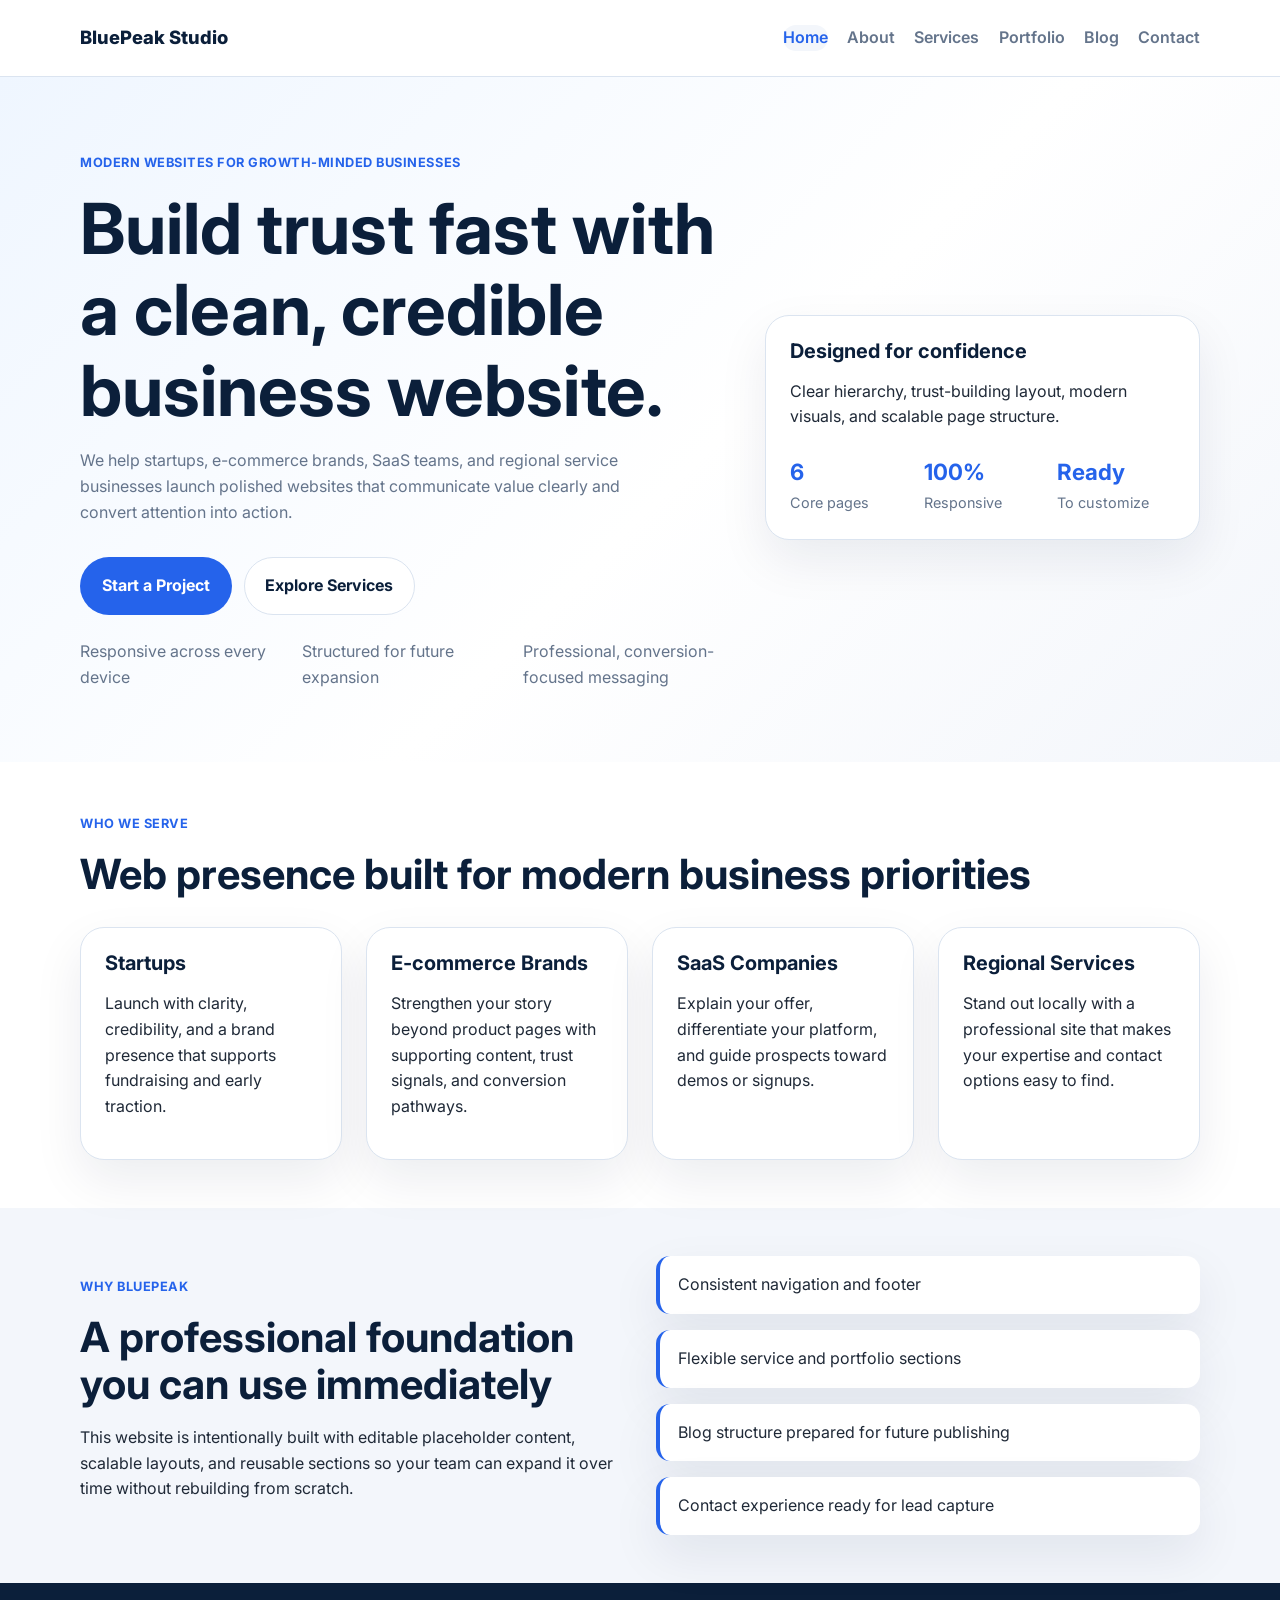
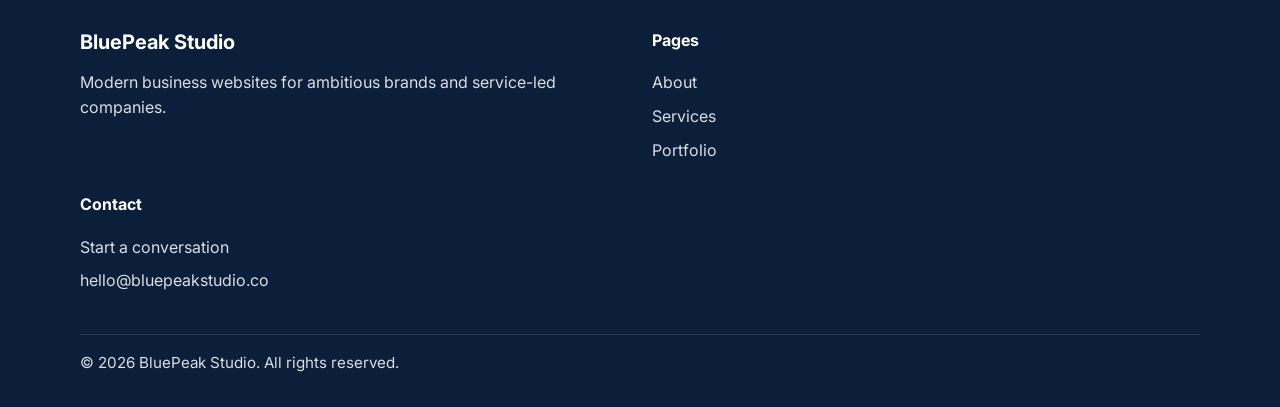
<file: index.html>
<!DOCTYPE html>
<html lang="en">
<head>
  <meta charset="UTF-8" />
  <meta name="viewport" content="width=device-width, initial-scale=1.0" />
  <title>BluePeak Studio | Business Websites That Build Trust</title>
  <meta name="description" content="BluePeak Studio creates modern business websites for startups, e-commerce brands, SaaS companies, and regional service businesses." />
  <link rel="preconnect" href="https://fonts.googleapis.com">
  <link rel="preconnect" href="https://fonts.gstatic.com" crossorigin>
  <link href="https://fonts.googleapis.com/css2?family=Inter:wght@400;500;600;700;800&display=swap" rel="stylesheet">
  <link rel="stylesheet" href="styles.css" />
</head>
<body>
  <header class="site-header">
    <div class="container nav-wrap">
      <a class="brand" href="index.html">BluePeak Studio</a>
      <button class="nav-toggle" type="button" aria-expanded="false" aria-controls="primary-navigation" aria-label="Toggle navigation menu">☰</button>
      <nav id="primary-navigation" class="site-nav">
        <a class="active" href="index.html">Home</a>
        <a href="about.html">About</a>
        <a href="services.html">Services</a>
        <a href="portfolio.html">Portfolio</a>
        <a href="blog.html">Blog</a>
        <a href="contact.html">Contact</a>
      </nav>
    </div>
  </header>

  <main>
    <section class="hero">
      <div class="container hero-grid">
        <div>
          <span class="eyebrow">Modern websites for growth-minded businesses</span>
          <h1>Build trust fast with a clean, credible business website.</h1>
          <p class="lead">We help startups, e-commerce brands, SaaS teams, and regional service businesses launch polished websites that communicate value clearly and convert attention into action.</p>
          <div class="hero-actions">
            <a class="btn btn-primary" href="contact.html">Start a Project</a>
            <a class="btn btn-secondary" href="services.html">Explore Services</a>
          </div>
          <ul class="hero-points">
            <li>Responsive across every device</li>
            <li>Structured for future expansion</li>
            <li>Professional, conversion-focused messaging</li>
          </ul>
        </div>
        <div class="hero-card">
          <div class="metric-card">
            <h3>Designed for confidence</h3>
            <p>Clear hierarchy, trust-building layout, modern visuals, and scalable page structure.</p>
            <div class="stats">
              <div><strong>6</strong><span>Core pages</span></div>
              <div><strong>100%</strong><span>Responsive</span></div>
              <div><strong>Ready</strong><span>To customize</span></div>
            </div>
          </div>
        </div>
      </div>
    </section>

    <section class="section">
      <div class="container">
        <div class="section-heading">
          <span class="eyebrow">Who we serve</span>
          <h2>Web presence built for modern business priorities</h2>
        </div>
        <div class="grid grid-4">
          <article class="card"><h3>Startups</h3><p>Launch with clarity, credibility, and a brand presence that supports fundraising and early traction.</p></article>
          <article class="card"><h3>E-commerce Brands</h3><p>Strengthen your story beyond product pages with supporting content, trust signals, and conversion pathways.</p></article>
          <article class="card"><h3>SaaS Companies</h3><p>Explain your offer, differentiate your platform, and guide prospects toward demos or signups.</p></article>
          <article class="card"><h3>Regional Services</h3><p>Stand out locally with a professional site that makes your expertise and contact options easy to find.</p></article>
        </div>
      </div>
    </section>

    <section class="section section-alt">
      <div class="container two-col">
        <div>
          <span class="eyebrow">Why BluePeak</span>
          <h2>A professional foundation you can use immediately</h2>
          <p>This website is intentionally built with editable placeholder content, scalable layouts, and reusable sections so your team can expand it over time without rebuilding from scratch.</p>
        </div>
        <div class="checklist">
          <div class="check-item">Consistent navigation and footer</div>
          <div class="check-item">Flexible service and portfolio sections</div>
          <div class="check-item">Blog structure prepared for future publishing</div>
          <div class="check-item">Contact experience ready for lead capture</div>
        </div>
      </div>
    </section>
  </main>

  <footer class="site-footer">
    <div class="container footer-grid">
      <div>
        <h3>BluePeak Studio</h3>
        <p>Modern business websites for ambitious brands and service-led companies.</p>
      </div>
      <div>
        <h4>Pages</h4>
        <a href="about.html">About</a>
        <a href="services.html">Services</a>
        <a href="portfolio.html">Portfolio</a>
      </div>
      <div>
        <h4>Contact</h4>
        <a href="contact.html">Start a conversation</a>
        <a href="mailto:hello@bluepeakstudio.co">hello@bluepeakstudio.co</a>
      </div>
    </div>
    <div class="container footer-bottom">© 2026 BluePeak Studio. All rights reserved.</div>
  </footer>
  <script src="script.js"></script>
</body>
</html>
</file>
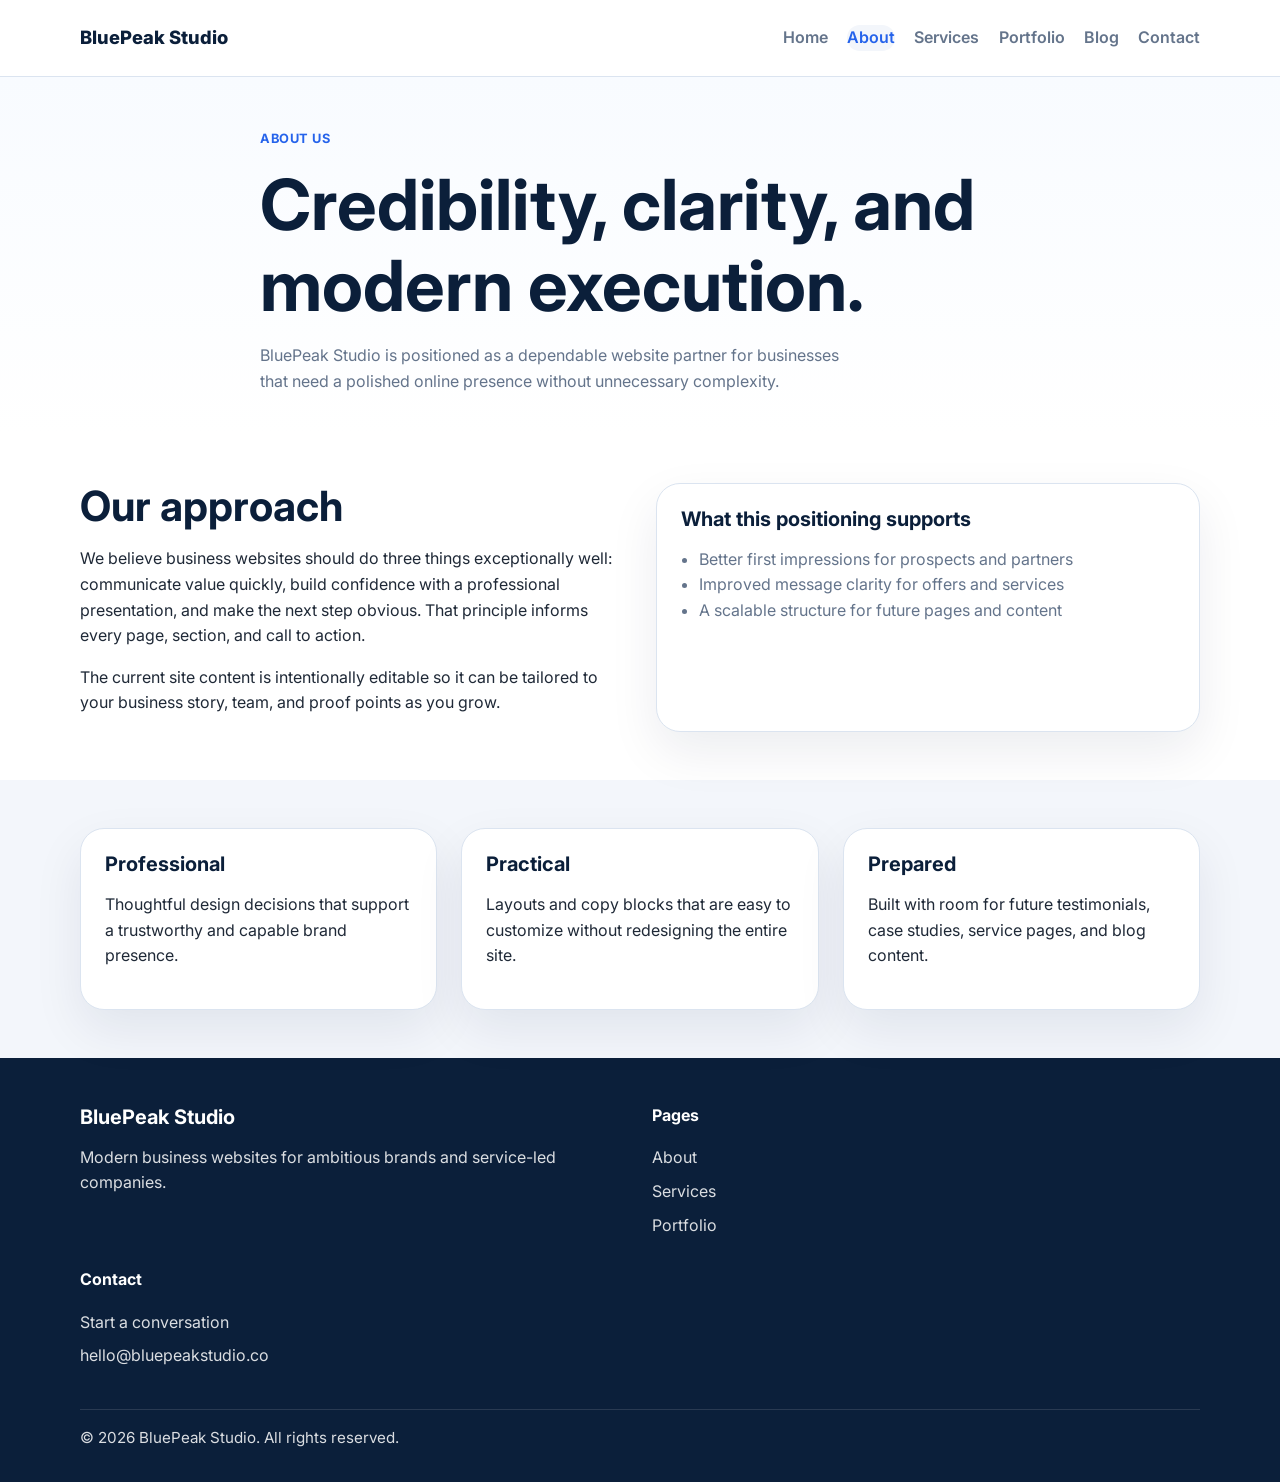
<file: about.html>
<!DOCTYPE html>
<html lang="en">
<head>
  <meta charset="UTF-8" />
  <meta name="viewport" content="width=device-width, initial-scale=1.0" />
  <title>About | BluePeak Studio</title>
  <meta name="description" content="Learn more about BluePeak Studio and our approach to credible, growth-focused business websites." />
  <link rel="preconnect" href="https://fonts.googleapis.com">
  <link rel="preconnect" href="https://fonts.gstatic.com" crossorigin>
  <link href="https://fonts.googleapis.com/css2?family=Inter:wght@400;500;600;700;800&display=swap" rel="stylesheet">
  <link rel="stylesheet" href="styles.css" />
</head>
<body>
  <header class="site-header">
    <div class="container nav-wrap">
      <a class="brand" href="index.html">BluePeak Studio</a>
      <button class="nav-toggle" aria-label="Toggle menu">☰</button>
      <nav class="site-nav">
        <a href="index.html">Home</a>
        <a class="active" href="about.html">About</a>
        <a href="services.html">Services</a>
        <a href="portfolio.html">Portfolio</a>
        <a href="blog.html">Blog</a>
        <a href="contact.html">Contact</a>
      </nav>
    </div>
  </header>

  <main>
    <section class="page-hero">
      <div class="container narrow">
        <span class="eyebrow">About us</span>
        <h1>Credibility, clarity, and modern execution.</h1>
        <p class="lead">BluePeak Studio is positioned as a dependable website partner for businesses that need a polished online presence without unnecessary complexity.</p>
      </div>
    </section>

    <section class="section">
      <div class="container two-col">
        <div>
          <h2>Our approach</h2>
          <p>We believe business websites should do three things exceptionally well: communicate value quickly, build confidence with a professional presentation, and make the next step obvious. That principle informs every page, section, and call to action.</p>
          <p>The current site content is intentionally editable so it can be tailored to your business story, team, and proof points as you grow.</p>
        </div>
        <div class="card emphasis-card">
          <h3>What this positioning supports</h3>
          <ul class="stack-list">
            <li>Better first impressions for prospects and partners</li>
            <li>Improved message clarity for offers and services</li>
            <li>A scalable structure for future pages and content</li>
          </ul>
        </div>
      </div>
    </section>

    <section class="section section-alt">
      <div class="container">
        <div class="grid grid-3">
          <article class="card"><h3>Professional</h3><p>Thoughtful design decisions that support a trustworthy and capable brand presence.</p></article>
          <article class="card"><h3>Practical</h3><p>Layouts and copy blocks that are easy to customize without redesigning the entire site.</p></article>
          <article class="card"><h3>Prepared</h3><p>Built with room for future testimonials, case studies, service pages, and blog content.</p></article>
        </div>
      </div>
    </section>
  </main>

  <footer class="site-footer">
    <div class="container footer-grid">
      <div><h3>BluePeak Studio</h3><p>Modern business websites for ambitious brands and service-led companies.</p></div>
      <div><h4>Pages</h4><a href="about.html">About</a><a href="services.html">Services</a><a href="portfolio.html">Portfolio</a></div>
      <div><h4>Contact</h4><a href="contact.html">Start a conversation</a><a href="mailto:hello@bluepeakstudio.co">hello@bluepeakstudio.co</a></div>
    </div>
    <div class="container footer-bottom">© 2026 BluePeak Studio. All rights reserved.</div>
  </footer>
  <script src="script.js"></script>
</body>
</html>
</file>
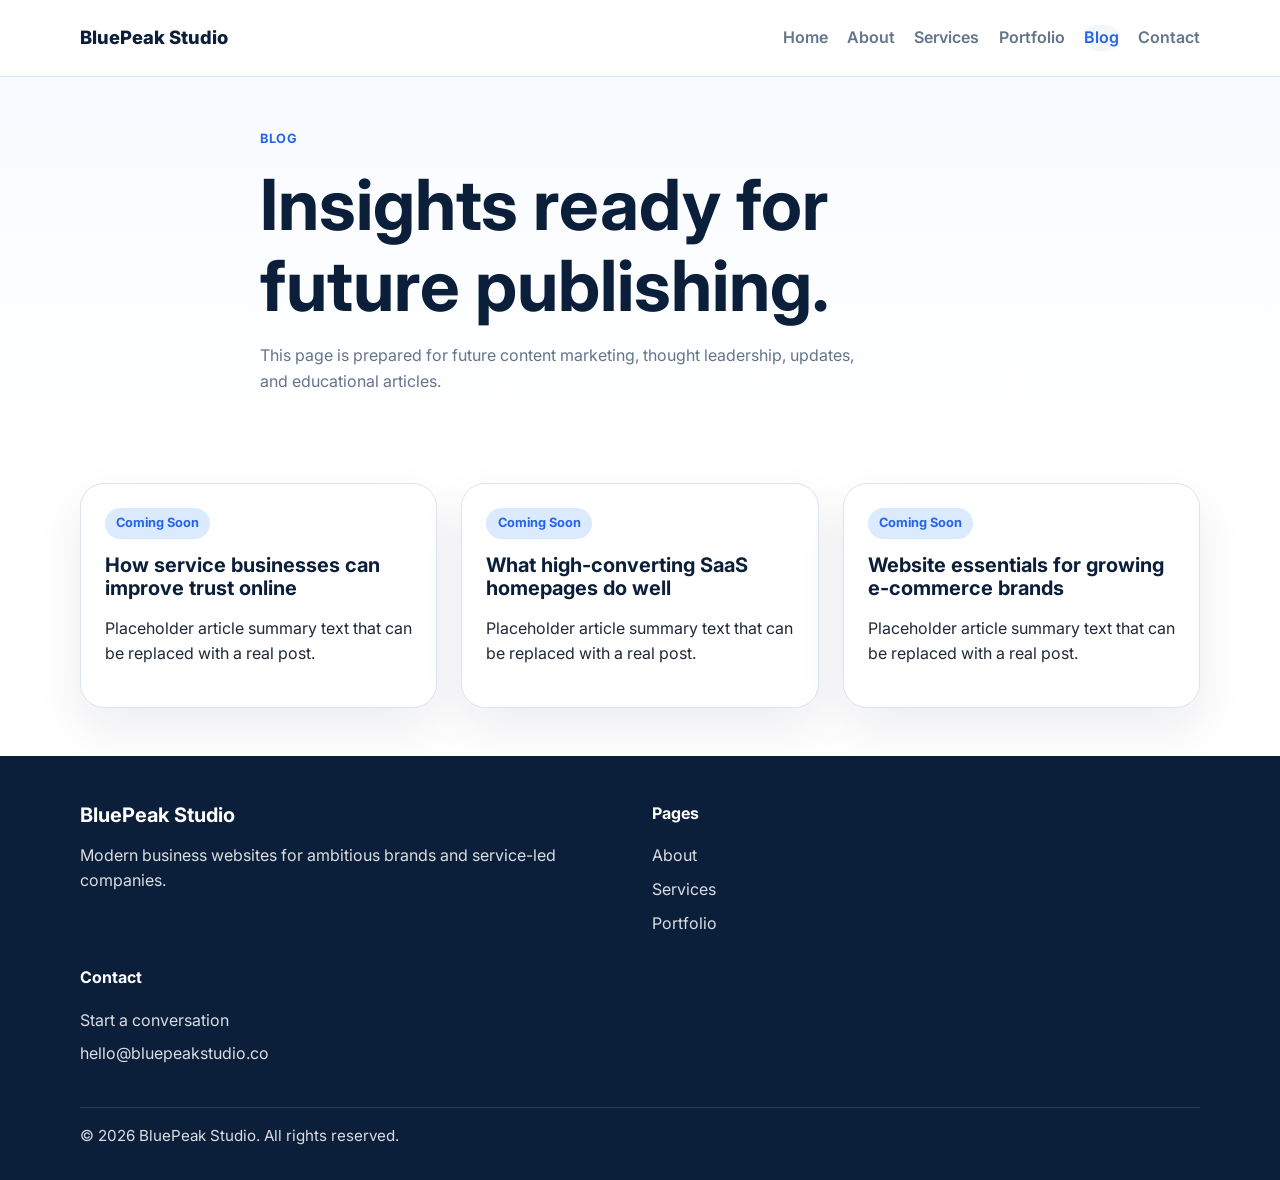
<file: blog.html>
<!DOCTYPE html>
<html lang="en">
<head>
  <meta charset="UTF-8" />
  <meta name="viewport" content="width=device-width, initial-scale=1.0" />
  <title>Blog | BluePeak Studio</title>
  <meta name="description" content="Business website insights and future articles from BluePeak Studio." />
  <link rel="preconnect" href="https://fonts.googleapis.com">
  <link rel="preconnect" href="https://fonts.gstatic.com" crossorigin>
  <link href="https://fonts.googleapis.com/css2?family=Inter:wght@400;500;600;700;800&display=swap" rel="stylesheet">
  <link rel="stylesheet" href="styles.css" />
</head>
<body>
  <header class="site-header">
    <div class="container nav-wrap">
      <a class="brand" href="index.html">BluePeak Studio</a>
      <button class="nav-toggle" aria-label="Toggle menu">☰</button>
      <nav class="site-nav">
        <a href="index.html">Home</a>
        <a href="about.html">About</a>
        <a href="services.html">Services</a>
        <a href="portfolio.html">Portfolio</a>
        <a class="active" href="blog.html">Blog</a>
        <a href="contact.html">Contact</a>
      </nav>
    </div>
  </header>

  <main>
    <section class="page-hero">
      <div class="container narrow">
        <span class="eyebrow">Blog</span>
        <h1>Insights ready for future publishing.</h1>
        <p class="lead">This page is prepared for future content marketing, thought leadership, updates, and educational articles.</p>
      </div>
    </section>

    <section class="section">
      <div class="container grid grid-3">
        <article class="card post-card"><span class="tag">Coming Soon</span><h3>How service businesses can improve trust online</h3><p>Placeholder article summary text that can be replaced with a real post.</p></article>
        <article class="card post-card"><span class="tag">Coming Soon</span><h3>What high-converting SaaS homepages do well</h3><p>Placeholder article summary text that can be replaced with a real post.</p></article>
        <article class="card post-card"><span class="tag">Coming Soon</span><h3>Website essentials for growing e-commerce brands</h3><p>Placeholder article summary text that can be replaced with a real post.</p></article>
      </div>
    </section>
  </main>

  <footer class="site-footer">
    <div class="container footer-grid">
      <div><h3>BluePeak Studio</h3><p>Modern business websites for ambitious brands and service-led companies.</p></div>
      <div><h4>Pages</h4><a href="about.html">About</a><a href="services.html">Services</a><a href="portfolio.html">Portfolio</a></div>
      <div><h4>Contact</h4><a href="contact.html">Start a conversation</a><a href="mailto:hello@bluepeakstudio.co">hello@bluepeakstudio.co</a></div>
    </div>
    <div class="container footer-bottom">© 2026 BluePeak Studio. All rights reserved.</div>
  </footer>
  <script src="script.js"></script>
</body>
</html>
</file>
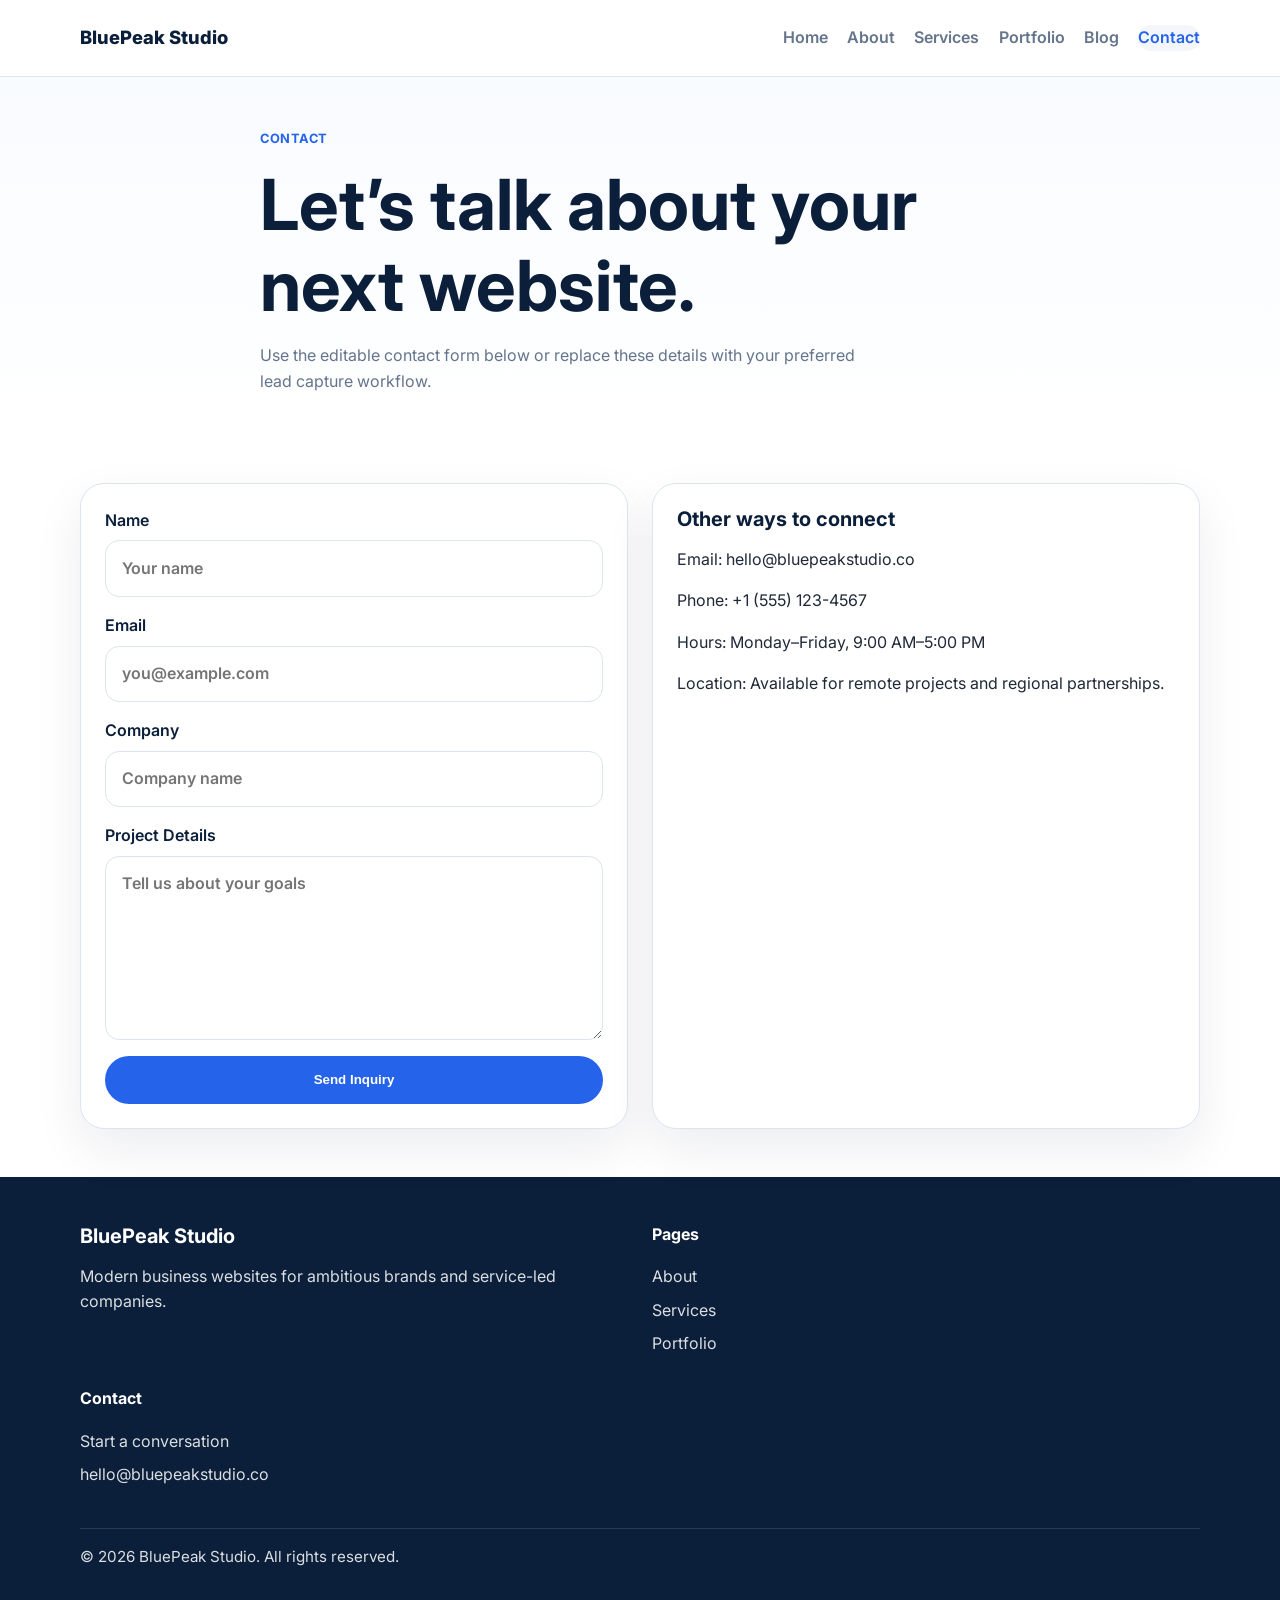
<file: contact.html>
<!DOCTYPE html>
<html lang="en">
<head>
  <meta charset="UTF-8" />
  <meta name="viewport" content="width=device-width, initial-scale=1.0" />
  <title>Contact | BluePeak Studio</title>
  <meta name="description" content="Contact BluePeak Studio to discuss your next business website project." />
  <link rel="preconnect" href="https://fonts.googleapis.com">
  <link rel="preconnect" href="https://fonts.gstatic.com" crossorigin>
  <link href="https://fonts.googleapis.com/css2?family=Inter:wght@400;500;600;700;800&display=swap" rel="stylesheet">
  <link rel="stylesheet" href="styles.css" />
</head>
<body>
  <header class="site-header">
    <div class="container nav-wrap">
      <a class="brand" href="index.html">BluePeak Studio</a>
      <button class="nav-toggle" aria-label="Toggle menu">☰</button>
      <nav class="site-nav">
        <a href="index.html">Home</a>
        <a href="about.html">About</a>
        <a href="services.html">Services</a>
        <a href="portfolio.html">Portfolio</a>
        <a href="blog.html">Blog</a>
        <a class="active" href="contact.html">Contact</a>
      </nav>
    </div>
  </header>

  <main>
    <section class="page-hero">
      <div class="container narrow">
        <span class="eyebrow">Contact</span>
        <h1>Let’s talk about your next website.</h1>
        <p class="lead">Use the editable contact form below or replace these details with your preferred lead capture workflow.</p>
      </div>
    </section>

    <section class="section">
      <div class="container contact-grid">
        <form class="contact-form">
          <label>Name<input type="text" placeholder="Your name" /></label>
          <label>Email<input type="email" placeholder="you@example.com" /></label>
          <label>Company<input type="text" placeholder="Company name" /></label>
          <label>Project Details<textarea rows="6" placeholder="Tell us about your goals"></textarea></label>
          <button type="submit" class="btn btn-primary">Send Inquiry</button>
        </form>
        <div class="card contact-card">
          <h3>Other ways to connect</h3>
          <p>Email: <a href="mailto:hello@bluepeakstudio.co">hello@bluepeakstudio.co</a></p>
          <p>Phone: <a href="tel:+15551234567">+1 (555) 123-4567</a></p>
          <p>Hours: Monday–Friday, 9:00 AM–5:00 PM</p>
          <p>Location: Available for remote projects and regional partnerships.</p>
        </div>
      </div>
    </section>
  </main>

  <footer class="site-footer">
    <div class="container footer-grid">
      <div><h3>BluePeak Studio</h3><p>Modern business websites for ambitious brands and service-led companies.</p></div>
      <div><h4>Pages</h4><a href="about.html">About</a><a href="services.html">Services</a><a href="portfolio.html">Portfolio</a></div>
      <div><h4>Contact</h4><a href="contact.html">Start a conversation</a><a href="mailto:hello@bluepeakstudio.co">hello@bluepeakstudio.co</a></div>
    </div>
    <div class="container footer-bottom">© 2026 BluePeak Studio. All rights reserved.</div>
  </footer>
  <script src="script.js"></script>
</body>
</html>
</file>
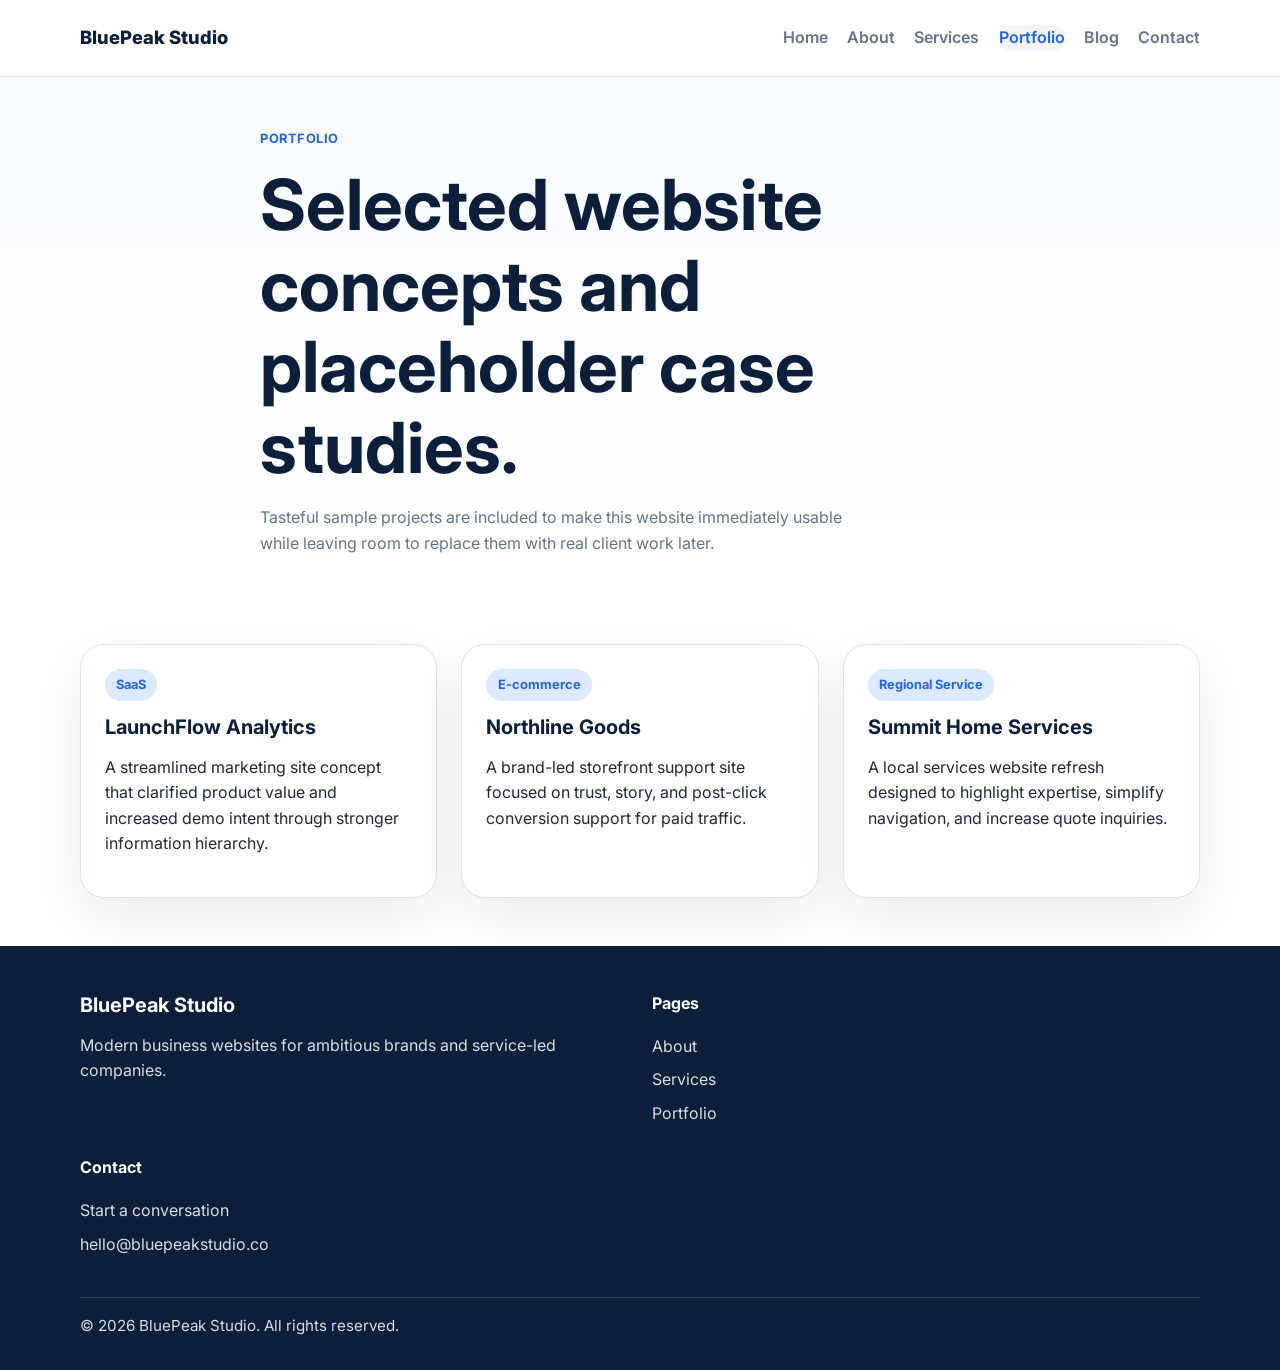
<file: portfolio.html>
<!DOCTYPE html>
<html lang="en">
<head>
  <meta charset="UTF-8" />
  <meta name="viewport" content="width=device-width, initial-scale=1.0" />
  <title>Portfolio | BluePeak Studio</title>
  <meta name="description" content="See example business website case studies and project placeholders from BluePeak Studio." />
  <link rel="preconnect" href="https://fonts.googleapis.com">
  <link rel="preconnect" href="https://fonts.gstatic.com" crossorigin>
  <link href="https://fonts.googleapis.com/css2?family=Inter:wght@400;500;600;700;800&display=swap" rel="stylesheet">
  <link rel="stylesheet" href="styles.css" />
</head>
<body>
  <header class="site-header">
    <div class="container nav-wrap">
      <a class="brand" href="index.html">BluePeak Studio</a>
      <button class="nav-toggle" aria-label="Toggle menu">☰</button>
      <nav class="site-nav">
        <a href="index.html">Home</a>
        <a href="about.html">About</a>
        <a href="services.html">Services</a>
        <a class="active" href="portfolio.html">Portfolio</a>
        <a href="blog.html">Blog</a>
        <a href="contact.html">Contact</a>
      </nav>
    </div>
  </header>

  <main>
    <section class="page-hero">
      <div class="container narrow">
        <span class="eyebrow">Portfolio</span>
        <h1>Selected website concepts and placeholder case studies.</h1>
        <p class="lead">Tasteful sample projects are included to make this website immediately usable while leaving room to replace them with real client work later.</p>
      </div>
    </section>

    <section class="section">
      <div class="container grid grid-3">
        <article class="card case-card">
          <span class="tag">SaaS</span>
          <h3>LaunchFlow Analytics</h3>
          <p>A streamlined marketing site concept that clarified product value and increased demo intent through stronger information hierarchy.</p>
        </article>
        <article class="card case-card">
          <span class="tag">E-commerce</span>
          <h3>Northline Goods</h3>
          <p>A brand-led storefront support site focused on trust, story, and post-click conversion support for paid traffic.</p>
        </article>
        <article class="card case-card">
          <span class="tag">Regional Service</span>
          <h3>Summit Home Services</h3>
          <p>A local services website refresh designed to highlight expertise, simplify navigation, and increase quote inquiries.</p>
        </article>
      </div>
    </section>
  </main>

  <footer class="site-footer">
    <div class="container footer-grid">
      <div><h3>BluePeak Studio</h3><p>Modern business websites for ambitious brands and service-led companies.</p></div>
      <div><h4>Pages</h4><a href="about.html">About</a><a href="services.html">Services</a><a href="portfolio.html">Portfolio</a></div>
      <div><h4>Contact</h4><a href="contact.html">Start a conversation</a><a href="mailto:hello@bluepeakstudio.co">hello@bluepeakstudio.co</a></div>
    </div>
    <div class="container footer-bottom">© 2026 BluePeak Studio. All rights reserved.</div>
  </footer>
  <script src="script.js"></script>
</body>
</html>
</file>
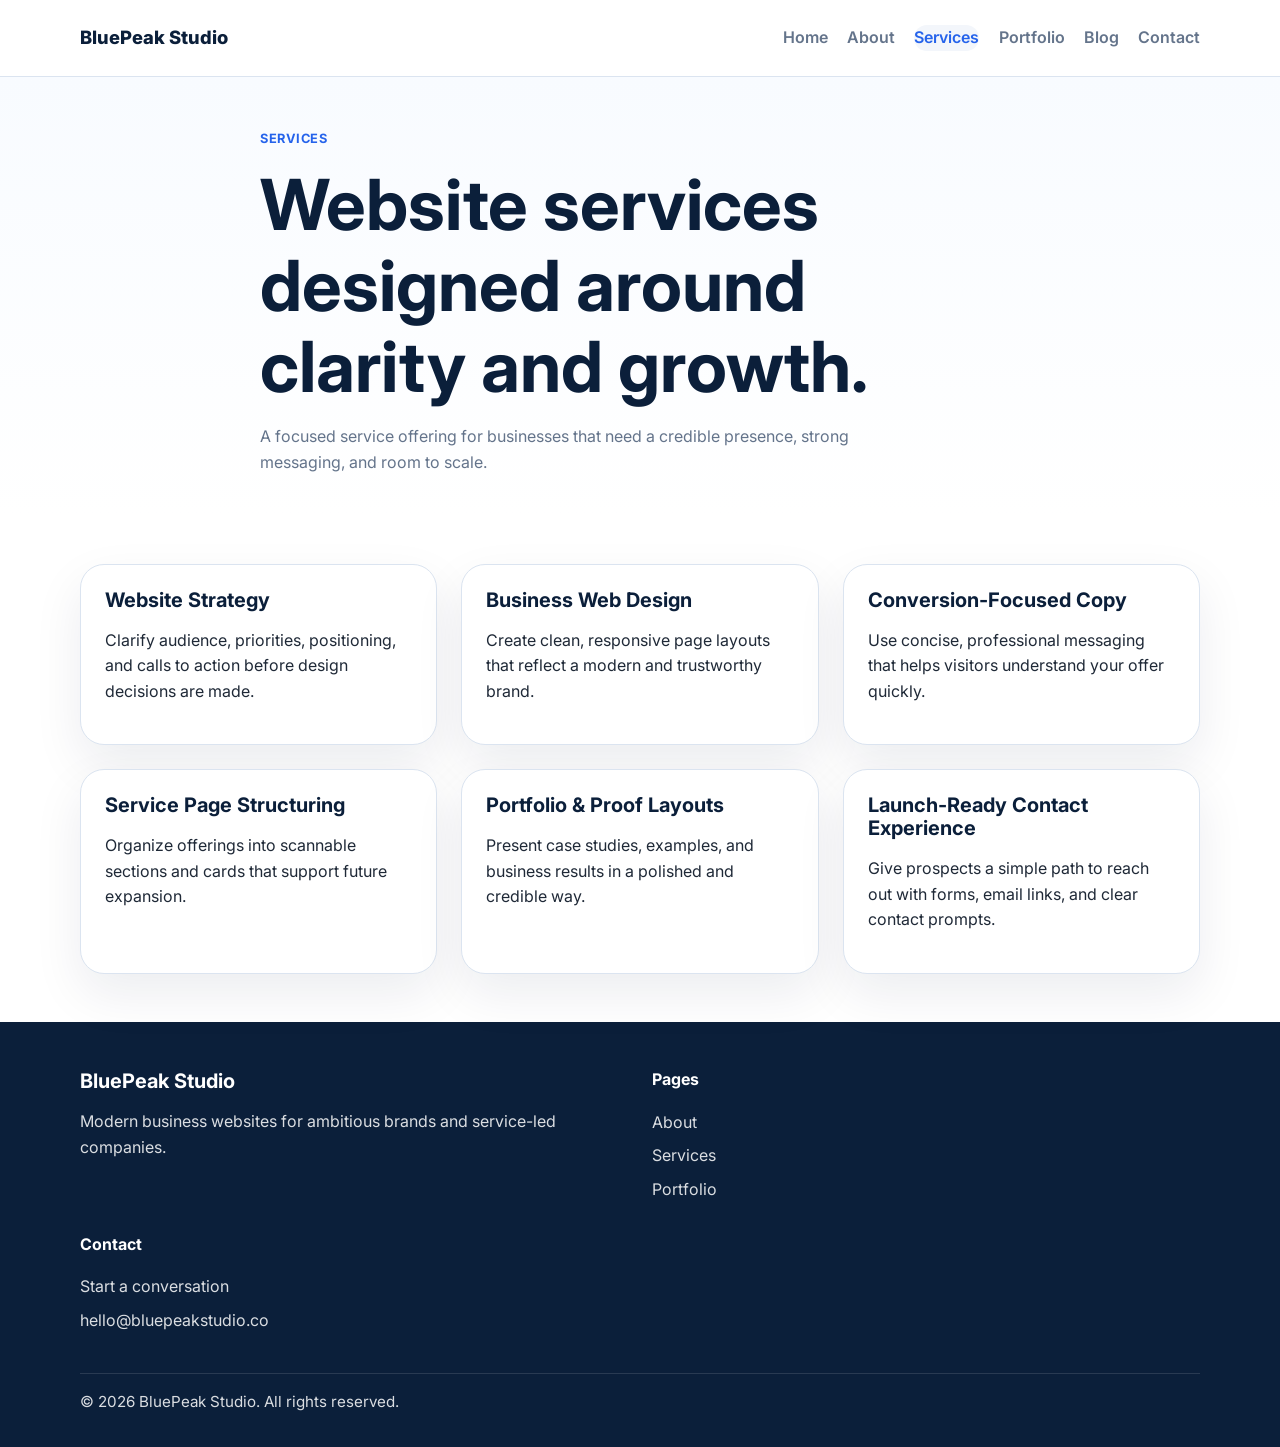
<file: services.html>
<!DOCTYPE html>
<html lang="en">
<head>
  <meta charset="UTF-8" />
  <meta name="viewport" content="width=device-width, initial-scale=1.0" />
  <title>Services | BluePeak Studio</title>
  <meta name="description" content="Explore the website strategy, design, and content services offered by BluePeak Studio." />
  <link rel="preconnect" href="https://fonts.googleapis.com">
  <link rel="preconnect" href="https://fonts.gstatic.com" crossorigin>
  <link href="https://fonts.googleapis.com/css2?family=Inter:wght@400;500;600;700;800&display=swap" rel="stylesheet">
  <link rel="stylesheet" href="styles.css" />
</head>
<body>
  <header class="site-header">
    <div class="container nav-wrap">
      <a class="brand" href="index.html">BluePeak Studio</a>
      <button class="nav-toggle" aria-label="Toggle menu">☰</button>
      <nav class="site-nav">
        <a href="index.html">Home</a>
        <a href="about.html">About</a>
        <a class="active" href="services.html">Services</a>
        <a href="portfolio.html">Portfolio</a>
        <a href="blog.html">Blog</a>
        <a href="contact.html">Contact</a>
      </nav>
    </div>
  </header>

  <main>
    <section class="page-hero">
      <div class="container narrow">
        <span class="eyebrow">Services</span>
        <h1>Website services designed around clarity and growth.</h1>
        <p class="lead">A focused service offering for businesses that need a credible presence, strong messaging, and room to scale.</p>
      </div>
    </section>

    <section class="section">
      <div class="container grid grid-3">
        <article class="card service-card">
          <h3>Website Strategy</h3>
          <p>Clarify audience, priorities, positioning, and calls to action before design decisions are made.</p>
        </article>
        <article class="card service-card">
          <h3>Business Web Design</h3>
          <p>Create clean, responsive page layouts that reflect a modern and trustworthy brand.</p>
        </article>
        <article class="card service-card">
          <h3>Conversion-Focused Copy</h3>
          <p>Use concise, professional messaging that helps visitors understand your offer quickly.</p>
        </article>
        <article class="card service-card">
          <h3>Service Page Structuring</h3>
          <p>Organize offerings into scannable sections and cards that support future expansion.</p>
        </article>
        <article class="card service-card">
          <h3>Portfolio & Proof Layouts</h3>
          <p>Present case studies, examples, and business results in a polished and credible way.</p>
        </article>
        <article class="card service-card">
          <h3>Launch-Ready Contact Experience</h3>
          <p>Give prospects a simple path to reach out with forms, email links, and clear contact prompts.</p>
        </article>
      </div>
    </section>
  </main>

  <footer class="site-footer">
    <div class="container footer-grid">
      <div><h3>BluePeak Studio</h3><p>Modern business websites for ambitious brands and service-led companies.</p></div>
      <div><h4>Pages</h4><a href="about.html">About</a><a href="services.html">Services</a><a href="portfolio.html">Portfolio</a></div>
      <div><h4>Contact</h4><a href="contact.html">Start a conversation</a><a href="mailto:hello@bluepeakstudio.co">hello@bluepeakstudio.co</a></div>
    </div>
    <div class="container footer-bottom">© 2026 BluePeak Studio. All rights reserved.</div>
  </footer>
  <script src="script.js"></script>
</body>
</html>
</file>
<file: styles.css>
:root {
  --navy: #0b1f3a;
  --blue: #2563eb;
  --white: #ffffff;
  --gray: #f3f6fb;
  --text: #1f2937;
  --muted: #64748b;
  --border: #dbe4f0;
  --shadow: 0 20px 50px rgba(11, 31, 58, 0.08);
}

* {
  box-sizing: border-box;
}

html {
  scroll-behavior: smooth;
}

body {
  margin: 0;
  font-family: 'Inter', sans-serif;
  color: var(--text);
  background: var(--white);
  line-height: 1.6;
}

a {
  color: inherit;
  text-decoration: none;
}

img {
  max-width: 100%;
  display: block;
}

.container {
  width: min(100% - 2rem, 1120px);
  margin: 0 auto;
}

.site-header {
  position: sticky;
  top: 0;
  z-index: 50;
  background: rgba(255, 255, 255, 0.95);
  border-bottom: 1px solid var(--border);
  backdrop-filter: blur(10px);
}

.nav-wrap {
  position: relative;
  display: flex;
  align-items: center;
  justify-content: space-between;
  min-height: 76px;
  gap: 1rem;
}

.brand {
  font-size: 1.05rem;
  font-weight: 800;
  color: var(--navy);
}

.nav-toggle {
  display: inline-flex;
  align-items: center;
  justify-content: center;
  width: 3rem;
  height: 3rem;
  padding: 0;
  border: 1px solid var(--border);
  border-radius: 999px;
  background: var(--white);
  color: var(--navy);
  font-size: 1.5rem;
  cursor: pointer;
}

.site-nav {
  position: absolute;
  top: calc(100% + 0.75rem);
  left: 0;
  right: 0;
  display: none;
  flex-direction: column;
  align-items: stretch;
  gap: 0.5rem;
  padding: 1rem;
  background: var(--white);
  border: 1px solid var(--border);
  border-radius: 1.25rem;
  box-shadow: var(--shadow);
}

.site-nav.open {
  display: flex;
}

.site-nav a {
  padding: 0.85rem 1rem;
  border-radius: 0.9rem;
  color: var(--muted);
  font-weight: 600;
}

.site-nav a.active,
.site-nav a:hover,
.site-nav a:focus-visible {
  background: var(--gray);
  color: var(--blue);
}

.hero {
  background: linear-gradient(135deg, #eff6ff 0%, #ffffff 55%, #f3f6fb 100%);
  padding: 3.5rem 0 3rem;
}

.hero-grid,
.two-col,
.contact-grid,
.footer-grid,
.grid {
  display: grid;
  gap: 1.5rem;
}

.hero-grid,
.grid-4,
.grid-3,
.two-col,
.contact-grid,
.footer-grid,
.stats {
  grid-template-columns: minmax(0, 1fr);
}

.page-hero {
  padding: 3rem 0 1.5rem;
  background: linear-gradient(180deg, #f8fbff 0%, #ffffff 100%);
}

.narrow {
  max-width: 760px;
}

.eyebrow {
  display: inline-block;
  margin-bottom: 1rem;
  color: var(--blue);
  font-size: 0.8rem;
  font-weight: 700;
  letter-spacing: 0.04em;
  text-transform: uppercase;
}

h1,
h2,
h3,
h4 {
  margin-top: 0;
  line-height: 1.15;
  color: var(--navy);
}

h1 {
  font-size: clamp(2rem, 9vw, 4.4rem);
  margin-bottom: 1rem;
}

h2 {
  font-size: clamp(1.7rem, 6vw, 2.6rem);
  margin-bottom: 0.8rem;
}

h3 {
  font-size: 1.25rem;
  margin-bottom: 0.7rem;
}

.lead {
  max-width: 60ch;
  font-size: 1rem;
  color: var(--muted);
}

.hero-actions {
  display: flex;
  flex-direction: column;
  gap: 0.75rem;
  margin: 2rem 0 1.5rem;
}

.btn {
  display: inline-flex;
  width: 100%;
  align-items: center;
  justify-content: center;
  padding: 0.95rem 1.3rem;
  border: 1px solid transparent;
  border-radius: 999px;
  font-weight: 700;
  text-align: center;
}

.btn-primary {
  background: var(--blue);
  color: var(--white);
}

.btn-secondary {
  background: var(--white);
  color: var(--navy);
  border-color: var(--border);
}

.hero-points {
  display: grid;
  gap: 0.75rem;
  padding: 0;
  list-style: none;
  color: var(--muted);
}

.metric-card,
.card,
.contact-form {
  height: 100%;
  padding: 1.5rem;
  background: var(--white);
  border: 1px solid var(--border);
  border-radius: 1.5rem;
  box-shadow: var(--shadow);
}

.stats {
  display: grid;
  gap: 1rem;
  margin-top: 1.5rem;
}

.stats strong {
  display: block;
  color: var(--blue);
  font-size: 1.4rem;
}

.stats span {
  color: var(--muted);
  font-size: 0.9rem;
}

.section {
  padding: 3rem 0;
}

.section-alt {
  background: var(--gray);
}

.section-heading {
  margin-bottom: 1.8rem;
}

.checklist {
  display: grid;
  gap: 1rem;
}

.check-item {
  padding: 1rem 1.1rem;
  background: var(--white);
  border-left: 4px solid var(--blue);
  border-radius: 14px;
  box-shadow: var(--shadow);
}

.tag {
  display: inline-block;
  margin-bottom: 0.9rem;
  padding: 0.35rem 0.7rem;
  background: #dbeafe;
  color: var(--blue);
  border-radius: 999px;
  font-size: 0.8rem;
  font-weight: 700;
}

.stack-list {
  padding-left: 1.1rem;
  color: var(--muted);
}

.contact-form {
  display: grid;
  gap: 1rem;
}

.contact-form label {
  display: grid;
  gap: 0.45rem;
  color: var(--navy);
  font-weight: 600;
}

input,
textarea {
  width: 100%;
  padding: 0.9rem 1rem;
  border: 1px solid var(--border);
  border-radius: 14px;
  font: inherit;
}

.site-footer {
  padding-top: 3rem;
  background: var(--navy);
  color: rgba(255, 255, 255, 0.85);
}

.site-footer h3,
.site-footer h4 {
  color: var(--white);
}

.site-footer a {
  display: block;
  margin-bottom: 0.5rem;
  color: rgba(255, 255, 255, 0.85);
}

.footer-bottom {
  margin-top: 2rem;
  padding: 1rem 0 2rem;
  border-top: 1px solid rgba(255, 255, 255, 0.12);
  font-size: 0.95rem;
}

@media (min-width: 640px) {
  .container {
    width: min(100% - 3rem, 1120px);
  }

  .hero {
    padding: 4.5rem 0 3.5rem;
  }

  .hero-actions {
    flex-direction: row;
    flex-wrap: wrap;
  }

  .btn {
    width: auto;
  }

  .hero-points,
  .stats {
    grid-template-columns: repeat(3, minmax(0, 1fr));
  }

  .grid-3 {
    grid-template-columns: repeat(2, minmax(0, 1fr));
  }

  .contact-grid,
  .footer-grid {
    grid-template-columns: repeat(2, minmax(0, 1fr));
  }
}

@media (min-width: 768px) {
  .hero-grid,
  .two-col {
    grid-template-columns: repeat(2, minmax(0, 1fr));
    gap: 2rem;
    align-items: center;
  }

  .grid-4 {
    grid-template-columns: repeat(2, minmax(0, 1fr));
  }
}

@media (min-width: 960px) {
  .brand {
    font-size: 1.15rem;
  }

  .nav-toggle {
    display: none;
  }

  .site-nav {
    position: static;
    display: flex;
    flex-direction: row;
    align-items: center;
    justify-content: flex-end;
    gap: 1.2rem;
    padding: 0;
    border: 0;
    border-radius: 0;
    box-shadow: none;
  }

  .site-nav a {
    padding: 0;
    background: transparent;
  }

  .hero-grid {
    grid-template-columns: minmax(0, 1.2fr) minmax(280px, 0.8fr);
  }

  .grid-3 {
    grid-template-columns: repeat(3, minmax(0, 1fr));
  }

  .grid-4 {
    grid-template-columns: repeat(4, minmax(0, 1fr));
  }
}
</file>
